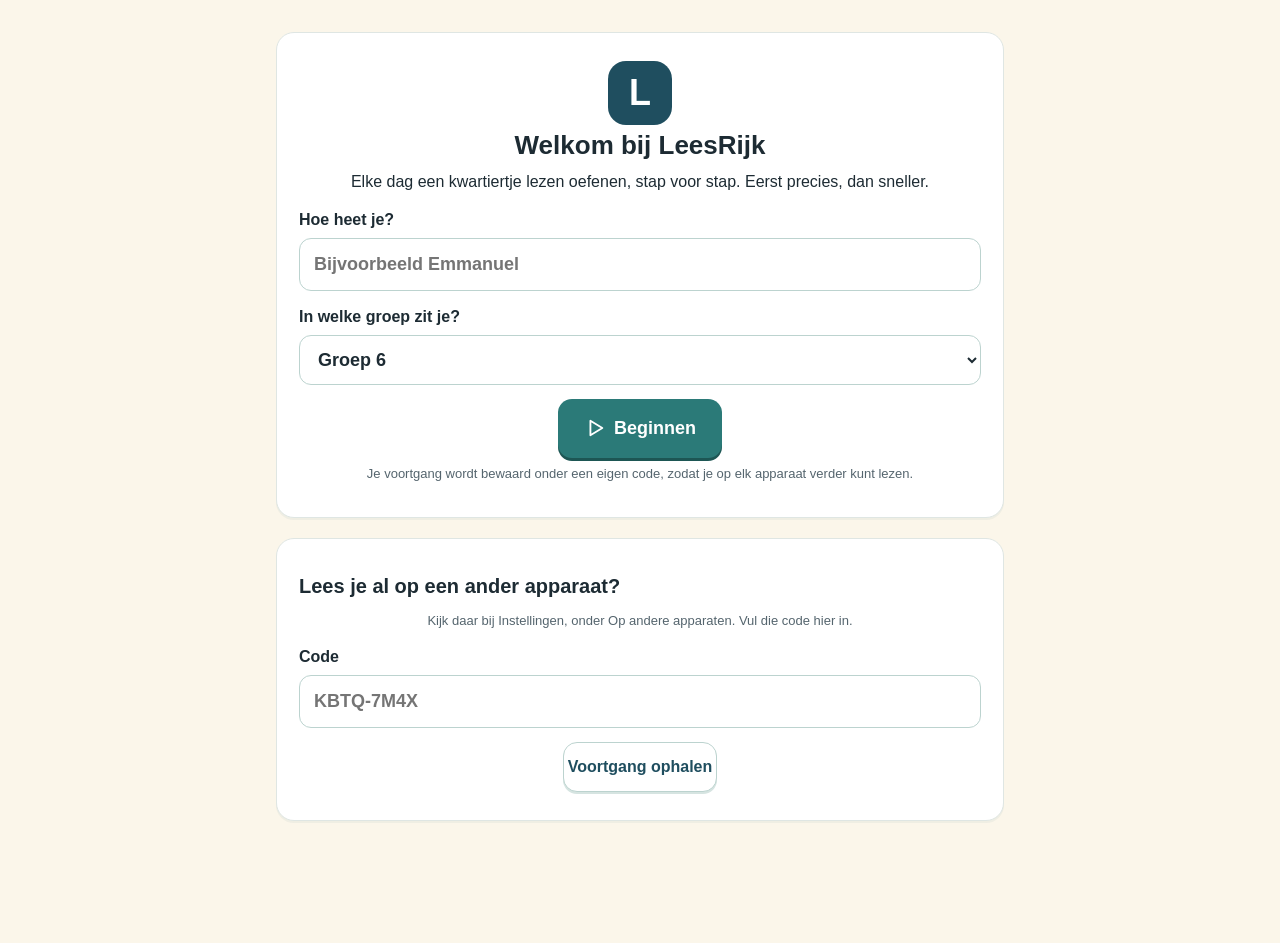
<file: leesrijk/index.html>
<!doctype html>
<html lang="nl">
<head>
<meta charset="UTF-8">
<meta name="viewport" content="width=device-width,initial-scale=1,viewport-fit=cover">
<meta name="theme-color" content="#1f4e5f">
<meta name="description" content="LeesRijk: elke dag 15 minuten lezen oefenen, stap voor stap, voor kinderen met dyslexie.">
<title>LeesRijk</title>
<link rel="stylesheet" href="styles.css">
<link rel="manifest" href="manifest.webmanifest">
<link rel="icon" type="image/png" href="icons/icon-192.png">
<link rel="apple-touch-icon" href="icons/icon-180.png">
<meta name="apple-mobile-web-app-capable" content="yes">
<meta name="apple-mobile-web-app-title" content="LeesRijk">
</head>
<body>
<div id="app"></div>
<div id="toast" role="status" aria-live="polite"></div>
<dialog id="modal"></dialog>
<script src="content.js"></script>
<script src="texts-extra.js"></script>
<script src="engine.js"></script>
<script src="level.js"></script>
<script src="spell.js"></script>
<script src="pets.js"></script>
<script src="sync.js"></script>
<script src="app.js"></script>
</body>
</html>
</file>
<file: leesrijk/styles.css>
/* LeesRijk: rustig, veel ruimte, grote letters. Lettertype: schreefloos (Verdana) zoals de British Dyslexia Association aanraadt. */
:root{
  --ink:#1d2b33;--muted:#55656e;--line:#dfe6e3;--card:#ffffff;--bg:#fbf6ea;
  --brand:#1f4e5f;--brand2:#2b7a78;--warm:#c0582a;--good:#2e7d4f;--goodbg:#e8f5ec;--oops:#a1460f;--oopsbg:#fff1e3;
  --s0:#1f4e8c;--s1:#b0400f;--hl:#ffe08a;
  --fs:20px;--ls:.04em;--ws:.14em;--lh:1.7;
  --r:18px;
}
body[data-bg="wit"]{--bg:#ffffff}
body[data-bg="creme"]{--bg:#fbf6ea}
body[data-bg="blauw"]{--bg:#eef4f8}
body[data-size="M"]{--fs:18px}
body[data-size="L"]{--fs:21px}
body[data-size="XL"]{--fs:25px}
body[data-spacing="normal"]{--ls:0;--ws:.05em}
body[data-spacing="extra"]{--ls:.09em;--ws:.25em;--lh:1.85}
*{box-sizing:border-box}
html{-webkit-text-size-adjust:100%}
body{margin:0;background:var(--bg);color:var(--ink);font-family:Verdana,Tahoma,"Segoe UI",Arial,sans-serif;font-size:16px;line-height:1.5;padding-bottom:84px}
button,input,select{font:inherit;color:inherit}
button{cursor:pointer}
h1{font-size:26px;line-height:1.25;margin:4px 0 8px}
h2{font-size:20px;margin:4px 0 10px;display:flex;align-items:center;gap:8px}
p{margin:6px 0}
.ic{width:22px;height:22px;fill:none;stroke:currentColor;stroke-width:2;stroke-linecap:round;stroke-linejoin:round;flex:none}
.main{max-width:760px;margin:0 auto;padding:12px 16px 24px}
.small{font-size:13px;color:var(--muted)}
.center{text-align:center}
.eyebrow{font-size:12px;letter-spacing:.12em;font-weight:700;color:var(--brand2);margin:0}

/* boven en onder */
.top{position:sticky;top:0;z-index:5;display:flex;justify-content:space-between;align-items:center;padding:10px 16px;background:color-mix(in srgb,var(--bg) 92%,transparent);backdrop-filter:blur(6px);max-width:760px;margin:0 auto}
.brand{display:flex;align-items:center;gap:10px;background:none;border:0;font-weight:800;font-size:19px;color:var(--brand);padding:0}
.logo{display:inline-grid;place-items:center;width:34px;height:34px;border-radius:10px;background:var(--brand);color:#fff;font-weight:800;font-size:20px}
.logo.big{width:64px;height:64px;font-size:36px;border-radius:18px}
.who{display:flex;align-items:center;gap:8px;border:1px solid var(--line);background:var(--card);border-radius:999px;padding:7px 14px;font-weight:700;color:var(--brand)}
.nav{position:fixed;left:0;right:0;bottom:0;z-index:6;display:flex;justify-content:center;gap:2px;background:var(--card);border-top:1px solid var(--line);padding:6px 6px calc(6px + env(safe-area-inset-bottom))}
.nav button{flex:1;max-width:140px;display:flex;flex-direction:column;align-items:center;gap:2px;border:0;background:none;padding:6px 2px;border-radius:12px;color:var(--muted);font-size:11px;font-weight:700;white-space:nowrap;overflow:hidden;text-overflow:ellipsis}
.nav button span{max-width:100%;overflow:hidden;text-overflow:ellipsis}
.nav button.on{color:var(--brand);background:#e7f1ef}

/* kaarten en knoppen */
.card{background:var(--card);border:1px solid var(--line);border-radius:var(--r);padding:18px;margin:0 0 14px;box-shadow:0 2px 0 rgba(31,78,95,.05)}
.btn{display:inline-flex;align-items:center;justify-content:center;gap:8px;border:0;border-radius:14px;background:var(--brand2);color:#fff;font-weight:800;padding:13px 20px;min-height:50px;box-shadow:0 3px 0 #1d5654;font-size:16px}
.btn:active{transform:translateY(2px);box-shadow:0 1px 0 #1d5654}
.btn[disabled]{opacity:.45;cursor:default}
.btn.big{font-size:18px;padding:16px 26px;min-height:58px}
.btn.ghost{background:#fff;color:var(--brand);border:1.5px solid #bcd3cf;box-shadow:0 2px 0 #d6e4e1}
.btn.red{color:#a12a1a;border-color:#efc4bb}
.ghost{background:none;border:0;color:var(--brand);font-weight:700;display:inline-flex;align-items:center;gap:6px;padding:6px 4px}
.actions{display:flex;flex-wrap:wrap;gap:10px;margin-top:16px;align-items:center}
.actions.col{flex-direction:column;align-items:stretch}
.actions.two{display:grid;grid-template-columns:1fr 1fr}
.field{display:flex;flex-direction:column;gap:6px;margin:14px 0;text-align:left;font-weight:700}
.field input,.setrow input:not([type=range]),.setrow select{border:1.5px solid #bcd3cf;border-radius:12px;padding:12px 14px;font-size:18px;background:#fff;width:100%}
#toast{position:fixed;left:50%;bottom:96px;transform:translate(-50%,20px);opacity:0;background:var(--brand);color:#fff;padding:12px 18px;border-radius:14px;font-weight:700;transition:.25s;pointer-events:none;max-width:calc(100% - 32px);z-index:20;text-align:center}
#toast.show{opacity:1;transform:translate(-50%,0)}
dialog{border:0;border-radius:22px;padding:22px;max-width:min(460px,calc(100% - 32px));width:100%;box-shadow:0 20px 60px rgba(0,0,0,.25)}
dialog::backdrop{background:rgba(20,40,50,.4)}
dialog .x{position:absolute;right:12px;top:12px;border:0;background:#f1f4f3;border-radius:50%;width:38px;height:38px;display:grid;place-items:center}
.plist{display:grid;gap:8px;margin:10px 0}
.pbtn{display:flex;flex-direction:column;align-items:flex-start;border:1.5px solid var(--line);border-radius:14px;background:#fff;padding:12px 14px}
.pbtn.on{border-color:var(--brand2);background:#eef6f4}
.pbtn small{color:var(--muted)}

/* welkom en home */
.welcome .hero{text-align:center;padding:28px 22px;margin-top:20px}
.hello{display:flex;flex-direction:column;gap:12px;background:linear-gradient(135deg,#1f4e5f,#2b7a78);color:#fff;border:0}
.hello .eyebrow{color:#bfe3dc}
.hello p{color:#e3f2ef}
.weekdots{display:flex;gap:6px;flex-wrap:wrap}
.weekdots i{width:16px;height:8px;border-radius:4px;background:rgba(255,255,255,.25)}
.weekdots i.done{background:#9fe0c9}
.weekdots i.now{background:#ffd27a}
.go{display:flex;align-items:center;gap:14px;width:100%;text-align:left;cursor:pointer}
.go .ic{width:38px;height:38px;padding:7px;border-radius:12px;background:#e3f1ee;color:var(--brand2);flex:none}
.go b{display:block;font-size:18px}
.go small{display:block;color:var(--muted);margin-top:2px}
.go.alt .ic{background:#fde8dc;color:var(--warm)}
.go.test .ic{background:#efe8fb;color:#5b4a9e}
.note{display:flex;gap:12px}
.note.good{background:var(--goodbg);border-color:#c5e6cf}
.row3{display:grid;grid-template-columns:repeat(3,1fr);gap:10px;margin:0 0 14px}
.stat{background:var(--card);border:1px solid var(--line);border-radius:16px;padding:12px;text-align:center;display:flex;flex-direction:column;align-items:center;gap:2px}
.stat b{font-size:24px;color:var(--brand)}
.stat span{font-size:12px;color:var(--muted)}
.stat .ic{color:var(--warm)}

/* sessie */
.shead{display:flex;align-items:center;gap:10px;margin:4px 0 12px;flex-wrap:wrap}
.sprog{display:flex;gap:5px;flex:1;min-width:120px}
.sprog i{flex:1;height:8px;border-radius:4px;background:#dfe6e3}
.sprog i.done{background:var(--brand2)}
.sprog i.now{background:#ffd27a}
.sname{font-weight:800;color:var(--brand)}
.ex{text-align:center;padding:22px 18px}
.ask{font-size:18px;margin:4px 0 16px}
.rules{text-align:left;padding-left:22px;font-size:var(--fs);line-height:var(--lh);letter-spacing:calc(var(--ls) / 2)}
.rules li{margin:6px 0}
.examples{display:flex;flex-wrap:wrap;gap:10px;justify-content:center;margin:12px 0}
.exw{background:#f6f9f8;border:1px solid var(--line);border-radius:14px;padding:10px 16px;display:flex;flex-direction:column;align-items:center}
.word,.bigword,.fword,.lt,.lbtn,.opt,.reading,.rlist,.tcard,.libitem b{letter-spacing:var(--ls)}
.word{font-size:calc(var(--fs) * 1.25);font-weight:700}
.word.big{font-size:calc(var(--fs) * 1.7);display:block;margin:6px 0}
.exw small{color:var(--muted)}
.s0{color:var(--s0)}
.s1{color:var(--s1)}
.hl{background:var(--hl);border-radius:5px;padding:0 2px;font-weight:800}
.tip{display:flex;gap:8px;align-items:flex-start;text-align:left;background:#fff8e6;border:1px solid #f2e2b8;border-radius:14px;padding:12px 14px;color:#6b5414}
.bigword{font-size:calc(var(--fs) * 2.2);font-weight:700;margin:14px 0}
.fb{border-radius:16px;padding:14px;margin:14px 0 0;display:flex;flex-direction:column;align-items:center;gap:2px}
.fb.good{background:var(--goodbg);color:#1e5b38}
.fb.oops{background:var(--oopsbg);color:var(--oops)}
.fb small{color:inherit;opacity:.9;font-size:14px}
.diff .bad{color:#c62828;text-decoration:underline}
/* hakken */
.hakword{display:flex;justify-content:center;align-items:stretch;flex-wrap:wrap;margin:10px 0;font-size:calc(var(--fs) * 2.1);font-weight:700}
.lt{padding:6px 1px;line-height:1.2}
.gap{width:26px;border:0;background:none;padding:0;display:flex;justify-content:center;align-items:stretch;position:relative}
.gap i{width:3px;border-radius:2px;background:repeating-linear-gradient(#b9cbc7 0 6px,transparent 6px 10px);transition:.15s}
.gap:hover i{background:#9bc2bc}
.gap.on i{width:6px;background:var(--warm)}
.hakword .lt+.gap{margin:0 1px}
.gap.lock{pointer-events:none}
@media (max-width:420px){.gap{width:18px}.hakword{font-size:calc(var(--fs) * 1.6)}}
/* zoek */
.lrow{display:flex;justify-content:center;flex-wrap:wrap;gap:6px;margin:10px 0}
.lbtn{min-width:48px;height:62px;border:2px solid #cfdcd9;border-radius:12px;background:#fff;font-size:calc(var(--fs) * 1.5);font-weight:700;padding:0 6px}
.lbtn.on{background:var(--hl);border-color:#e0b740}
.lbtn.right{background:#cdeed9;border-color:#5aa979}
.lbtn.missed{background:#fff;border-color:#5aa979;border-style:dashed}
.lbtn.wrong{background:#ffd9c7;border-color:#e08a5a}
/* lang of kort */
.choice{flex-direction:column;gap:0;font-size:15px;min-height:84px;background:#fff;color:var(--brand);border:2px solid #bcd3cf;box-shadow:0 3px 0 #d6e4e1}
.choice b{font-size:30px;letter-spacing:.06em}
/* flitsen */
.flashbox{height:150px;display:grid;place-items:center;background:#f6f9f8;border:1px solid var(--line);border-radius:18px;margin:8px 0}
.fix{font-size:44px;color:#9bb3ae}
.fword{font-size:calc(var(--fs) * 2.2);font-weight:700}
.fword.mask{color:#9bb3ae;letter-spacing:.1em}
.opts{display:grid;grid-template-columns:1fr 1fr;gap:10px}
.opt{border:2px solid #cfdcd9;border-radius:14px;background:#fff;font-size:calc(var(--fs) * 1.2);font-weight:700;padding:16px 8px;min-height:68px;overflow-wrap:anywhere}
.opt.right{background:#cdeed9;border-color:#5aa979}
.opt.wrong{background:#ffd9c7;border-color:#e08a5a}
.opt.dim{opacity:.5}
/* dictee */
.typebox input{width:100%;max-width:420px;border:2px solid #bcd3cf;border-radius:14px;padding:14px;font-size:calc(var(--fs) * 1.4);text-align:center;letter-spacing:var(--ls);font-weight:700}
.typebox input:focus{outline:3px solid #9fd1c8;border-color:var(--brand2)}
.done{text-align:center}
.burst .ic{width:72px;height:72px;color:#e6a500;fill:#ffd27a}

/* samen lezen en toets */
.clock{font-size:54px;font-weight:800;text-align:center;color:var(--brand);font-variant-numeric:tabular-nums}
.clock.small{font-size:24px;min-width:70px}
.rlist{display:grid;grid-template-columns:repeat(auto-fill,minmax(150px,1fr));gap:6px}
.rw,.tw{border:1.5px solid transparent;background:var(--card);border-radius:10px;padding:8px 6px;font-size:var(--fs);font-weight:600;text-align:center}
.rlist .rw{border-color:var(--line)}
.rw.err,.tw.err{background:#ffd9c7;border-color:#e08a5a;text-decoration:line-through}
.rw.last,.tw.last{outline:3px solid var(--brand2)}
.rw.after,.tw.after{opacity:.35}
.blur{filter:blur(6px);pointer-events:none;user-select:none}
.reading{font-size:var(--fs);line-height:var(--lh);word-spacing:var(--ws);text-align:left}
.reading .tw{display:inline;padding:2px 1px;border:0;background:none;font-weight:400;font-size:inherit;letter-spacing:inherit;line-height:inherit}
.reading .tw.err{background:#ffd9c7}
.tcard{display:grid;grid-template-columns:repeat(4,1fr);gap:4px 8px;grid-auto-flow:column;grid-template-rows:repeat(25,auto)}
.tcard .tw{font-size:calc(var(--fs) * .95);padding:5px 2px;text-align:left;font-weight:600;background:none}
@media (max-width:560px){.tcard{grid-template-columns:repeat(2,1fr);grid-template-rows:repeat(50,auto)}}
.steps{padding-left:22px}
.steps li{margin:6px 0}
.vocab{background:var(--card);border:1px solid var(--line);border-radius:var(--r);padding:12px 16px;margin:0 0 14px}
.vocab summary{font-weight:800;color:var(--brand);cursor:pointer}
.vocab li{margin:6px 0}
.mini{border:0;background:#e3f1ee;border-radius:8px;padding:2px 6px;vertical-align:middle;color:var(--brand2)}
.mini .ic{width:16px;height:16px}

/* bibliotheek */
.libgrid{display:grid;grid-template-columns:repeat(auto-fill,minmax(200px,1fr));gap:10px}
.libitem{display:flex;flex-direction:column;gap:2px;text-align:left;border:1px solid var(--line);background:var(--card);border-radius:16px;padding:14px;border-left:6px solid var(--brand2)}
.libitem.g6{border-left-color:var(--warm)}
.libitem small{color:var(--muted)}
.lib .bw{border-radius:5px;transition:background .1s}
.lib .bw.now{background:var(--hl)}

/* groei */
.shelf{display:flex;flex-wrap:wrap;align-items:flex-end;gap:3px;min-height:80px;padding:10px 8px 0;border-bottom:8px solid #b98d5f;margin:10px 0}
.shelf i{width:14px;height:64px;border-radius:3px 3px 0 0;background:var(--c);box-shadow:inset -3px 0 0 rgba(0,0,0,.15)}
.shelf i:nth-child(3n){height:56px}
.shelf i:nth-child(4n){height:70px}
.route{display:grid;grid-template-columns:repeat(auto-fill,minmax(150px,1fr));gap:8px}
.rstep{display:flex;gap:8px;align-items:center;border:1px solid var(--line);border-radius:12px;padding:8px 10px;color:var(--muted);font-size:14px}
.rstep b{display:grid;place-items:center;min-width:28px;height:28px;border-radius:50%;background:#eef2f1}
.rstep.done b{background:var(--brand2);color:#fff}
.rstep.now{border-color:#e6b84d;background:#fff8e6;color:var(--ink)}
.rstep.now b{background:#ffd27a}

/* rapport */
.chart{width:100%;height:auto;display:block;margin:8px 0}
.chart .g{stroke:#e6ecea}
.chart .ax{font-size:17px;fill:#6b7b80}
.scroll{overflow-x:auto}
.legend{display:flex;flex-wrap:wrap;gap:14px;font-size:13px;color:var(--muted)}
.legend i{display:inline-block;width:12px;height:12px;border-radius:3px;margin-right:5px;vertical-align:-1px}
.tbl{width:100%;border-collapse:collapse;font-size:14px;margin-top:8px}
.tbl th,.tbl td{text-align:left;padding:7px 6px;border-bottom:1px solid #edf1f0}
.tbl th{color:var(--muted);font-weight:700;font-size:12px}
.bar{display:inline-block;width:70px;height:8px;border-radius:4px;background:#eef2f1;vertical-align:middle;overflow:hidden}
.bar i{display:block;height:100%;background:var(--warm)}
.chips{display:flex;flex-wrap:wrap;gap:6px}
.chips span{background:#fff1e3;border:1px solid #f1d2b5;border-radius:999px;padding:4px 12px;font-weight:700;letter-spacing:var(--ls)}
.advice{background:#fffaf0;border-color:#f2e2b8}
.advice li{margin:6px 0}
.note2{padding:0 4px}
/* instellingen */
.setrow{display:flex;flex-wrap:wrap;align-items:center;gap:8px 12px;padding:14px 0;border-bottom:1px solid #edf1f0}
.setrow>span{font-weight:700;flex:1 1 220px}
.setrow small{flex-basis:100%;color:var(--muted)}
.segs{display:flex;flex-wrap:wrap;gap:6px}
.seg{border:1.5px solid #bcd3cf;background:#fff;border-radius:999px;padding:8px 14px;font-weight:700;color:var(--brand)}
.seg.on{background:var(--brand2);color:#fff;border-color:var(--brand2)}
.setrow input[type=range]{flex:1 1 160px;accent-color:var(--brand2)}
.setrow.danger{border:0;gap:10px}
@media (max-width:520px){h1{font-size:23px}.card{padding:15px}.row3{gap:6px}.stat b{font-size:20px}.actions .btn{flex:1 1 auto}}
@media print{.nav,.top,.no-print{display:none!important}body{background:#fff;padding:0}.card{box-shadow:none;break-inside:avoid}}

/* ---------- eieren en vriendjes ---------- */
.egg{--c1:#eee5ff;--c2:#8b63cf;position:relative;display:inline-block;width:110px;height:140px;border-radius:50% 50% 46% 46% / 60% 60% 40% 40%;background:radial-gradient(circle at 35% 30%,#fff 0 12%,var(--c1) 40%,color-mix(in srgb,var(--c2) 45%,var(--c1)) 100%);box-shadow:inset -8px -10px 0 color-mix(in srgb,var(--c2) 25%,transparent),0 8px 14px rgba(0,0,0,.12);overflow:hidden}
.egg .spot{position:absolute;border-radius:50%;background:var(--c2);opacity:.55}
.egg .spot.a{width:22%;height:16%;left:20%;top:52%}
.egg .spot.b{width:14%;height:11%;left:62%;top:34%}
.egg .spot.c{width:18%;height:13%;left:55%;top:70%}
.egg .crack{position:absolute;left:12%;right:12%;top:46%;height:14px;opacity:0;background:linear-gradient(135deg,transparent 45%,#3d2f63 46% 54%,transparent 55%) 0 0/20px 14px repeat-x}
.egg.tiny{width:30px;height:38px;flex:none;box-shadow:inset -3px -4px 0 color-mix(in srgb,var(--c2) 25%,transparent)}
.egg.big{width:170px;height:216px;margin:18px auto;display:block}
.egg.idle{animation:eggidle 2.6s ease-in-out infinite}
.egg.idle.d1{animation-delay:.4s}.egg.idle.d2{animation-delay:.9s}.egg.idle.d3{animation-delay:1.3s}
.egg.wobble{animation:eggwobble .5s ease-in-out infinite}
.egg.wobble.s1{animation-duration:.35s}.egg.wobble.s1 .crack{opacity:.5}
.egg.wobble.s2{animation-duration:.22s}.egg.wobble.s2 .crack{opacity:1}
@keyframes eggidle{0%,100%{transform:rotate(0)}45%{transform:rotate(0)}50%{transform:rotate(-6deg)}55%{transform:rotate(6deg)}60%{transform:rotate(0)}}
@keyframes eggwobble{0%,100%{transform:rotate(-7deg)}50%{transform:rotate(7deg) translateY(-3px)}}
.egg-mini{display:inline-block;width:30px;height:38px;border-radius:50% 50% 46% 46% / 60% 60% 40% 40%;background:radial-gradient(circle at 35% 30%,#fff 0 12%,var(--c1) 45%,color-mix(in srgb,var(--c2) 50%,var(--c1)));box-shadow:inset -3px -4px 0 color-mix(in srgb,var(--c2) 25%,transparent);flex:none}
.egg-row{display:flex;justify-content:center;gap:12px;margin:14px 0 4px}
.egg-row .egg-mini{width:40px;height:50px;animation:eggidle 2.6s ease-in-out infinite}
.egg-row .egg-mini:nth-child(2){animation-delay:.4s}.egg-row .egg-mini:nth-child(3){animation-delay:.8s}.egg-row .egg-mini:nth-child(4){animation-delay:1.2s}
.go.eggs{background:#fff8e6;border-color:#f2e2b8}
.go.eggs .egg-mini{animation:eggidle 2.6s ease-in-out infinite}
.eggs{display:grid;grid-template-columns:repeat(2,1fr);gap:16px;margin:18px auto;max-width:360px}
.eggbtn{border:0;background:#f7f3ff;border-radius:22px;padding:18px 0;display:grid;place-items:center}
.eggbtn:active{transform:scale(.97)}
.linkbtn{border:0;background:none;color:var(--brand2);font-weight:700;text-decoration:underline;padding:0;font-size:inherit}
.hatchbox{text-align:center}
.hsteps{display:flex;justify-content:center;gap:8px}
.hsteps i{width:12px;height:12px;border-radius:50%;background:#e2dcef}
.hsteps i.lit{background:#ffc94d}
.reveal{background:linear-gradient(180deg,var(--c1),#fff 70%)}
.reveal.secret{background:linear-gradient(180deg,#2d2150,#5b4a9e 60%,#fff 100%);color:#fff}
.reveal.secret .eyebrow{color:#ffd27a}
.petframe{position:relative;width:min(260px,70vw);margin:10px auto;border-radius:28px;background:var(--c1);border:4px solid var(--c2);overflow:hidden;animation:petpop .6s cubic-bezier(.2,1.4,.4,1)}
.petframe .pet{display:block;width:100%;height:auto}
@keyframes petpop{from{transform:scale(.3) rotate(-8deg);opacity:0}to{transform:scale(1);opacity:1}}
.badge{position:absolute;left:50%;bottom:10px;transform:translateX(-50%);background:#fff;border-radius:999px;padding:4px 12px;font-size:12px;font-weight:800;color:var(--c2);white-space:nowrap}
.badge.new{background:#ffd27a;color:#5b3b00}
.tagline{font-size:18px;font-style:italic}
.gprog{display:grid;grid-template-columns:1fr auto;gap:4px 10px;max-width:320px;margin:12px auto;text-align:left}
.gprog .bar{grid-column:1/-1;width:100%;height:10px}
.gprog .bar i{background:var(--c2)}
.fbline{display:flex;align-items:center;justify-content:center;gap:6px;font-weight:700}
.fbline.good{color:var(--good)}
.hello{position:relative}
.hello-pet{position:absolute;right:12px;top:12px;width:78px;height:78px;border-radius:20px;border:3px solid rgba(255,255,255,.6);object-fit:cover;background:#fff}
.hello>div:first-of-type{padding-right:90px}
.gpick summary{display:flex;align-items:center;gap:8px;cursor:pointer;color:var(--brand)}
.gchoices{display:grid;grid-template-columns:repeat(auto-fill,minmax(150px,1fr));gap:8px;margin-top:12px}
.gchoice{display:flex;align-items:center;gap:8px;text-align:left;border:2px solid var(--line);background:#fff;border-radius:14px;padding:8px}
.gchoice.on{border-color:var(--c2);background:var(--c1)}
.gchoice span{display:flex;flex-direction:column;line-height:1.2}
.gchoice small{color:var(--muted)}
.family{background:var(--card);border:1px solid var(--line);border-top:6px solid var(--c2);border-radius:var(--r);padding:14px;margin:0 0 14px}
.fhead{display:flex;justify-content:space-between;align-items:baseline}
.fhead span{font-weight:800;color:var(--c2)}
.family .small .ic{width:16px;height:16px;vertical-align:-3px;color:var(--good)}
.pgrid{display:grid;grid-template-columns:repeat(5,1fr);gap:8px;margin-top:10px}
@media (max-width:560px){.pgrid{grid-template-columns:repeat(3,1fr)}}
.pcard{position:relative;display:flex;flex-direction:column;align-items:center;gap:4px;border:2px solid var(--line);border-radius:14px;background:var(--c1);padding:6px 4px 8px;font-size:12px}
.pcard .pet{width:100%;height:auto;border-radius:10px;aspect-ratio:1;object-fit:cover}
.pcard .pet.shadow{filter:brightness(0) opacity(.18)}
.pcard.not{background:#f3f3f3}
.pcard.rare.own{border-color:#e6b84d}
.pcard.secret.own{border-color:#5b4a9e;box-shadow:0 0 0 2px #cdbff5}
.pcard.fav{outline:3px solid var(--warm)}
.pcard em{position:absolute;top:4px;right:6px;font-style:normal;font-weight:800;font-size:11px;background:#fff;border-radius:999px;padding:1px 6px}
.mystery{display:grid;place-items:center;width:100%;aspect-ratio:1;border-radius:10px;background:#e8e4f3;color:#9b8dc9;font-size:30px}
.petmodal{text-align:center}
.petmodal .petframe{width:min(220px,60vw)}
.mystery.egged{background:color-mix(in srgb,var(--c1) 70%,#fff)}
.mystery.egged .egg.tiny{width:34px;height:44px;opacity:.7}
.rw.self,.tw.self{background:#fff3c4;border-color:#e6c04d;text-decoration:none}
.qpanel .q{margin:12px 0}
.qopts{display:grid;gap:8px}
.qopt{text-align:left;border:2px solid #cfdcd9;border-radius:12px;background:#fff;padding:10px 12px;font-size:16px;letter-spacing:calc(var(--ls) / 2)}
.qopt.right{background:#cdeed9;border-color:#5aa979}
.qopt.wrong{background:#ffd9c7;border-color:#e08a5a}
.qopt.dim{opacity:.5}
.wwline{font-size:calc(var(--fs) * 1.25);line-height:2.2;letter-spacing:var(--ls);margin:10px 0}
.typebox.inline input{width:9ch;max-width:none;padding:6px 8px;font-size:inherit;display:inline-block}
.wwans{background:#cdeed9;border-radius:8px;padding:2px 8px}
.lvcard{display:flex;flex-direction:column;align-items:center;gap:2px;background:#eef6f4;border-radius:16px;padding:14px;margin:12px 0}
.lvcard b{font-size:22px;color:var(--brand)}
.lvcard span{font-size:13px;color:var(--muted);font-weight:700;letter-spacing:.06em;text-transform:uppercase}
/* niveau */
.niveau h3{font-size:17px;margin:16px 0 6px}
.skill{border:1px solid var(--line);border-radius:16px;padding:12px 14px;margin:10px 0;background:#fbfdfc}
.shead2{display:flex;justify-content:space-between;align-items:baseline;gap:8px;flex-wrap:wrap}
.shead2 h3{margin:0}
.skill .what{margin-top:6px}
.lscale{position:relative;display:grid;grid-template-columns:repeat(6,1fr);height:30px;border-radius:10px;background:#eef3f2;margin:10px 0}
.lscale span{display:flex;align-items:center;justify-content:center;font-size:11px;font-weight:800;color:#8aa09b;border-left:1px solid #dbe5e2}
.lscale span:first-child{border-left:0}
.lscale .band{position:absolute;top:50%;height:12px;transform:translateY(-50%);background:rgba(43,122,120,.22);border-radius:6px}
.lscale .exp{position:absolute;top:-4px;bottom:-4px;width:3px;margin-left:-1.5px;background:#c0582a;border-radius:2px}
.lscale b{position:absolute;top:50%;width:18px;height:18px;margin:-9px 0 0 -9px;border-radius:50%;background:var(--brand2);box-shadow:0 0 0 3px #fff,0 2px 6px rgba(0,0,0,.2)}
.bar.good i{background:var(--brand2)}
.ldots{display:grid;grid-template-columns:repeat(12,1fr);gap:4px;margin:10px 0 4px}
.ldots i{height:16px;border-radius:8px;background:#e6ecea}
.ldots i.gs{margin-left:4px}
.ldots i.on{background:var(--brand2)}
.ldots i.soon{background:repeating-linear-gradient(45deg,#9fd1c8 0 4px,#e6ecea 4px 8px)}
.ldlabels{display:grid;grid-template-columns:repeat(6,1fr);font-size:11px;color:var(--muted);text-align:center}

/* ---------- lange woorden passen altijd in hun vak (auto-fit in app.js verkleint de letters waar nodig) ---------- */
.fword,.bigword,.word.big{display:block;white-space:nowrap;max-width:100%;overflow:hidden;text-overflow:clip}
.flashbox{overflow:hidden;padding:0 10px}
.opts{min-width:0}
.opt{white-space:nowrap;overflow:hidden;min-width:0}
.hakword{flex-wrap:nowrap;max-width:100%;overflow:hidden}
.gap{width:.6em;flex:none}
@media (max-width:420px){.gap{width:.45em}}
.lrow{flex-wrap:nowrap;max-width:100%;overflow:hidden;gap:.15em;font-size:calc(var(--fs) * 1.5)}
.lbtn{font-size:1em;min-width:1.55em;height:2em;padding:0 .18em;flex:none}
.tcard{min-width:0}
.tcard .tw{white-space:nowrap;overflow:hidden;min-width:0}
.rw{overflow-wrap:anywhere;min-width:0}
.ex,.card{min-width:0;max-width:100%}
.wwline{overflow-wrap:anywhere}
.libitem b,.pcard b,.chips span{overflow-wrap:anywhere}
.opt .t,.tcard .tw .t{white-space:nowrap}
.nav button{min-width:0}
@media (max-width:360px){.nav{gap:0;padding-left:2px;padding-right:2px}.nav button{font-size:9.5px;letter-spacing:-.2px;padding:6px 0}}
@media (max-width:420px){.tbl{font-size:12px}.tbl th,.tbl td{padding:6px 3px}}
.opts.one{grid-template-columns:1fr}
.opts.one .opt{min-height:54px;padding:10px 8px}
.lrow{flex-wrap:nowrap;row-gap:.3em}
.lrow.wrap,.hakword.wrap{flex-wrap:wrap;justify-content:center;row-gap:.25em}
.hakword.wrap .lt{padding:2px 1px}
.lgrp{display:inline-flex;gap:.15em;flex:none}

/* voortgang naar de volgende week */
.card.goal ul{list-style:none;padding:0;margin:8px 0 4px}
.card.goal li{display:block;padding:4px 0;color:var(--muted,#5b5470);line-height:1.45}
.card.goal li.ok{color:inherit}
.card.goal li .ic{width:18px;height:18px;vertical-align:-3px;margin-right:6px;color:var(--ok,#2f8a5b)}

/* synchroniseren */
.sync-code{font:800 22px/1 ui-monospace,Menlo,Consolas,monospace;letter-spacing:2px;background:#eef6f4;border:1.5px dashed #9cc6bd;border-radius:12px;padding:10px 14px;user-select:all}
.sync-more{flex-basis:100%;margin-top:4px}
.sync-more summary{cursor:pointer;font-weight:700;color:var(--brand2);padding:6px 0}
.sync-more input{text-transform:uppercase;letter-spacing:2px;margin:8px 0}
.setrow .sync-more input{border:1.5px solid #bcd3cf;border-radius:12px;padding:12px 14px;font-size:18px;background:#fff;width:100%}
.sync-join{margin-top:16px}
.sync-join h2{font-size:20px}

/* ===== UX-ronde nov 2026 ===== */
.setrow>label{font-weight:700;flex:1 1 220px}
/* de ei-kaart op Vandaag leende per ongeluk het rooster van de eieren-pagina */
.card.go.eggs{display:flex;max-width:none;margin:0 0 14px;grid-template-columns:none}
/* één duidelijke hoofdknop voor het kind */
.card.go.primary{background:var(--brand2);border-color:transparent;color:#fff;padding:22px;box-shadow:0 5px 0 #1d5654;min-height:96px}
.card.go.primary b{font-size:22px}
.card.go.primary small{color:#fff;font-size:15px}
.card.go.primary .playdot{display:grid;place-items:center;width:58px;height:58px;border-radius:50%;background:#fff;color:var(--brand2);flex:none}
.card.go.primary .playdot .ic{width:30px;height:30px;padding:0;background:none;margin-left:4px}
.card.go.primary:active{transform:translateY(3px);box-shadow:0 2px 0 #1d5654}
.card.today-done{display:flex;align-items:center;gap:14px;flex-wrap:wrap;background:#eef8f2;border-color:#bfe3cf}
.card.today-done>.ic{width:38px;height:38px;padding:8px;border-radius:50%;background:#2f8a5b;color:#fff;flex:none}
.card.today-done>div{flex:1 1 220px}
.card.today-done b{display:block;font-size:18px}
.card.today-done small{color:var(--muted)}
/* knoppen en keuzelijsten groot genoeg voor kindervingers */
.field select{border:1.5px solid #bcd3cf;border-radius:12px;padding:12px 14px;font-size:18px;background:#fff;width:100%;min-height:50px}
.shead .ghost{min-height:44px;padding:0 10px 0 4px}
.sync-more summary{min-height:44px;display:flex;align-items:center}
.fhead span{color:color-mix(in srgb,var(--c2) 58%,#1b2a30)}
/* oefenen op een tablet: groter, rustig in het midden, knoppen onder elkaar in het midden */
@media (min-width:700px) and (min-height:700px){
  body[data-size="M"] .main.sessie{--fs:23px}
  body[data-size="L"] .main.sessie,body:not([data-size]) .main.sessie{--fs:27px}
  body[data-size="XL"] .main.sessie{--fs:32px}
  .main.sessie{max-width:880px;display:flex;flex-direction:column;min-height:100dvh;padding-bottom:28px}
  .main.sessie>.card{flex:1;display:flex;flex-direction:column;justify-content:center;padding:34px 38px;margin:0}
  .main.sessie>.card .ask,.main.sessie>.card>p{font-size:calc(var(--fs) * .8)}
  .main.sessie .actions{justify-content:center}
  .main.sessie .btn{min-height:60px;font-size:19px;padding:15px 26px}
  .main.sessie .lbtn{min-width:64px;height:80px}
  .main.sessie .opt{min-height:84px}
  .main.sessie .shead{margin-bottom:16px}
  .main.sessie .sname{font-size:17px}
}
@media (min-width:700px) and (min-height:700px){.main.sessie .flashbox{height:200px}}
</file>
